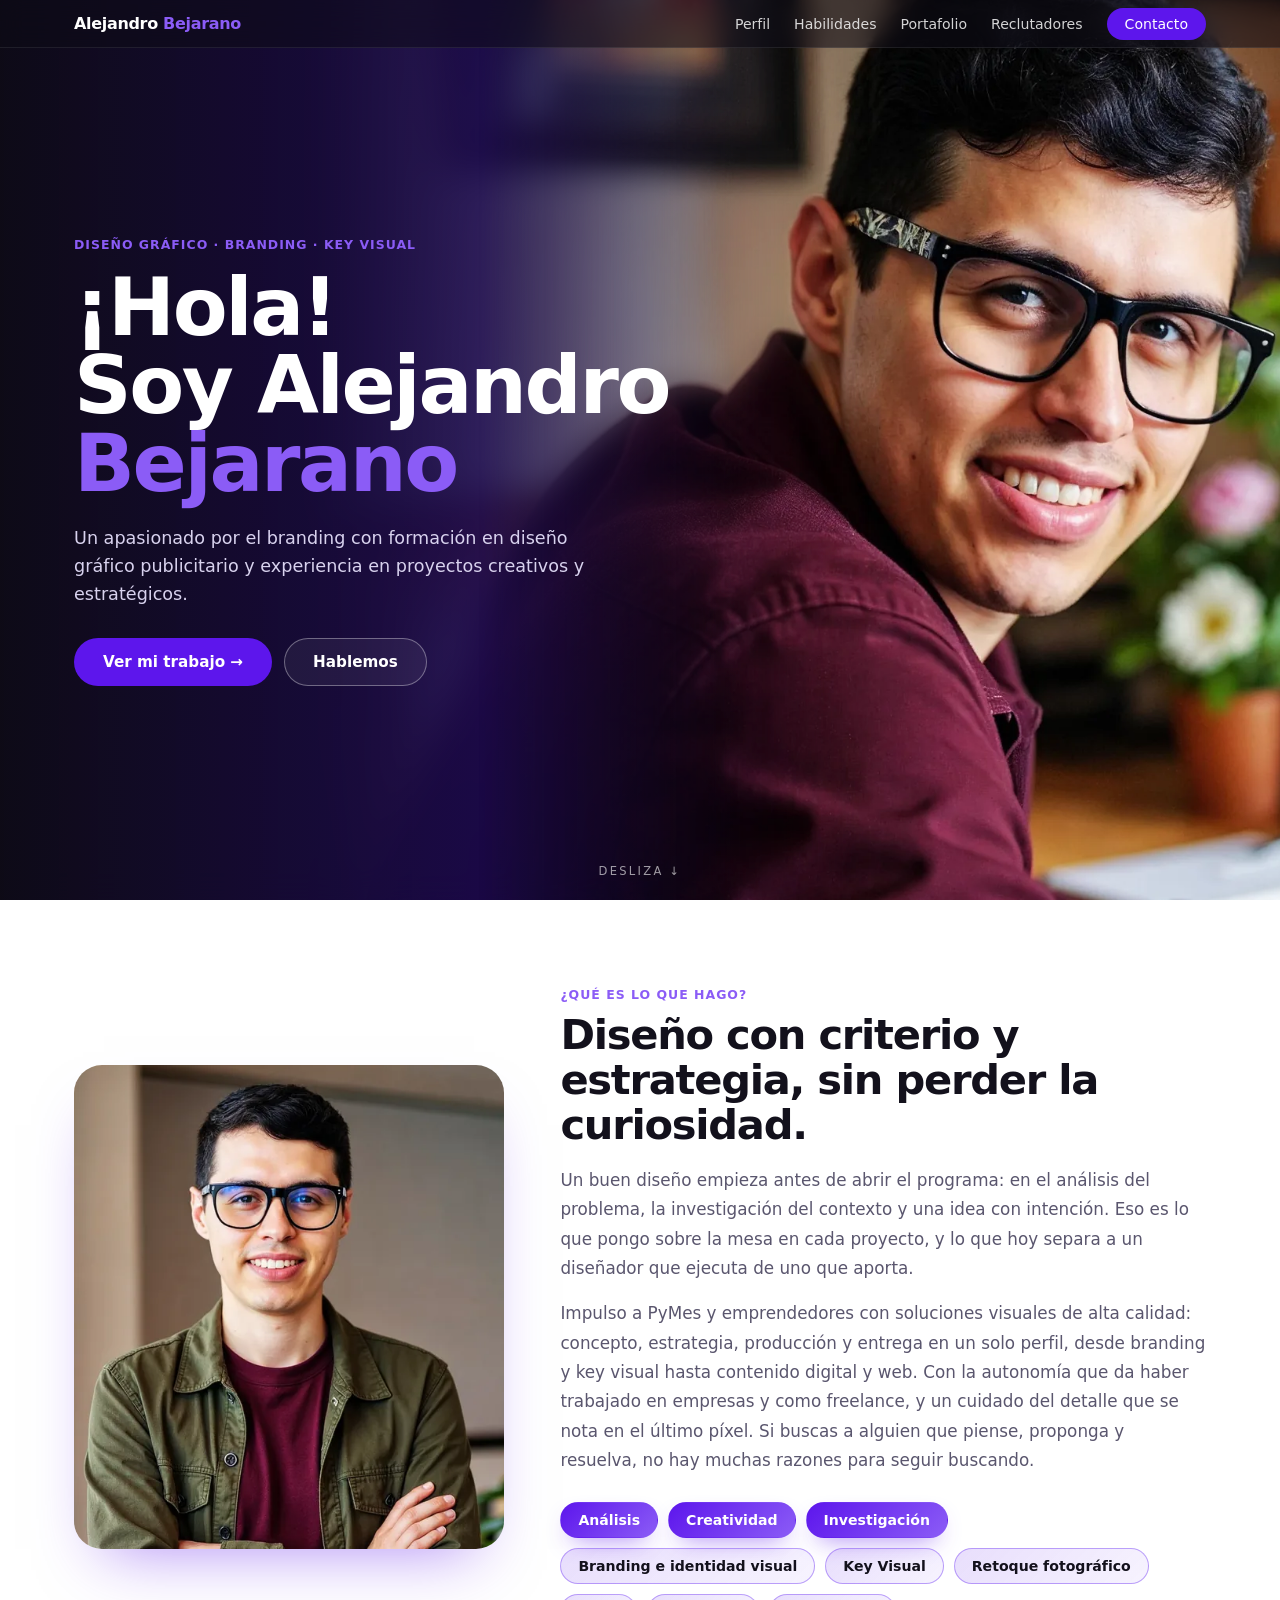
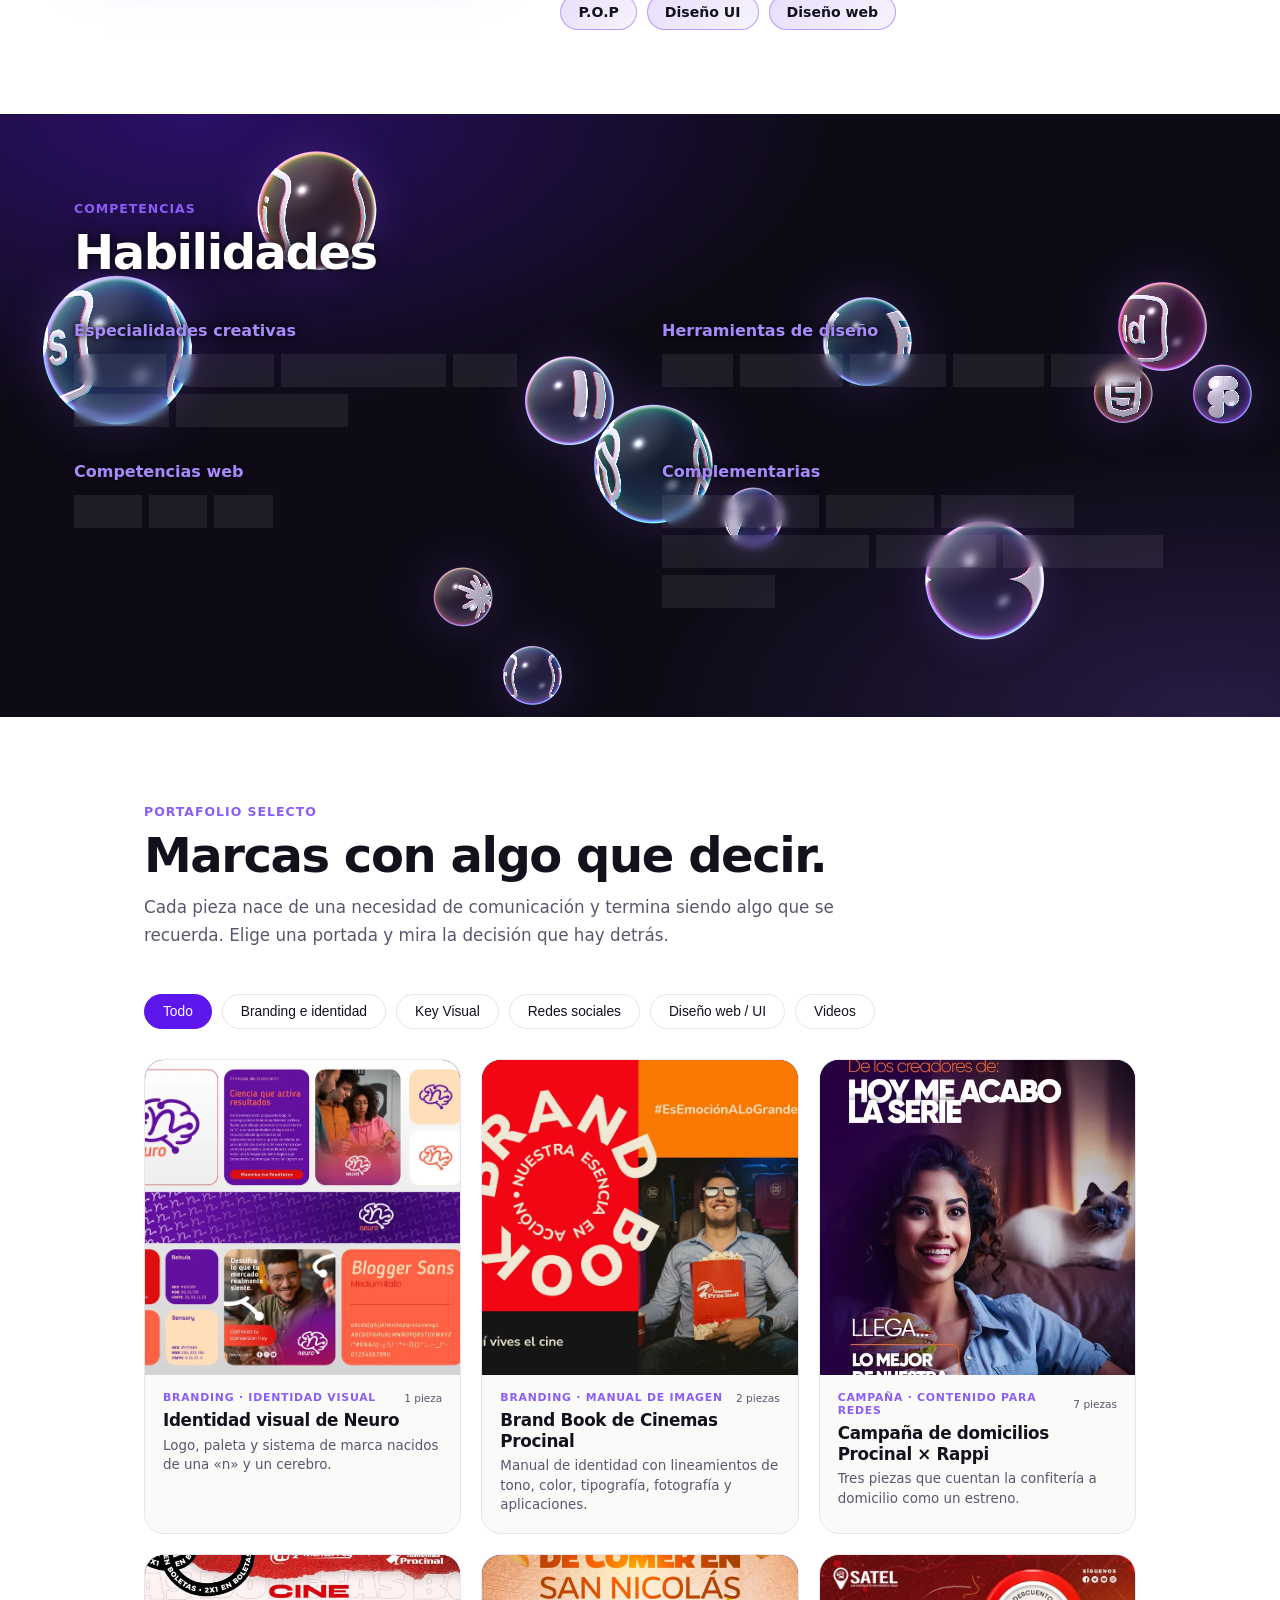
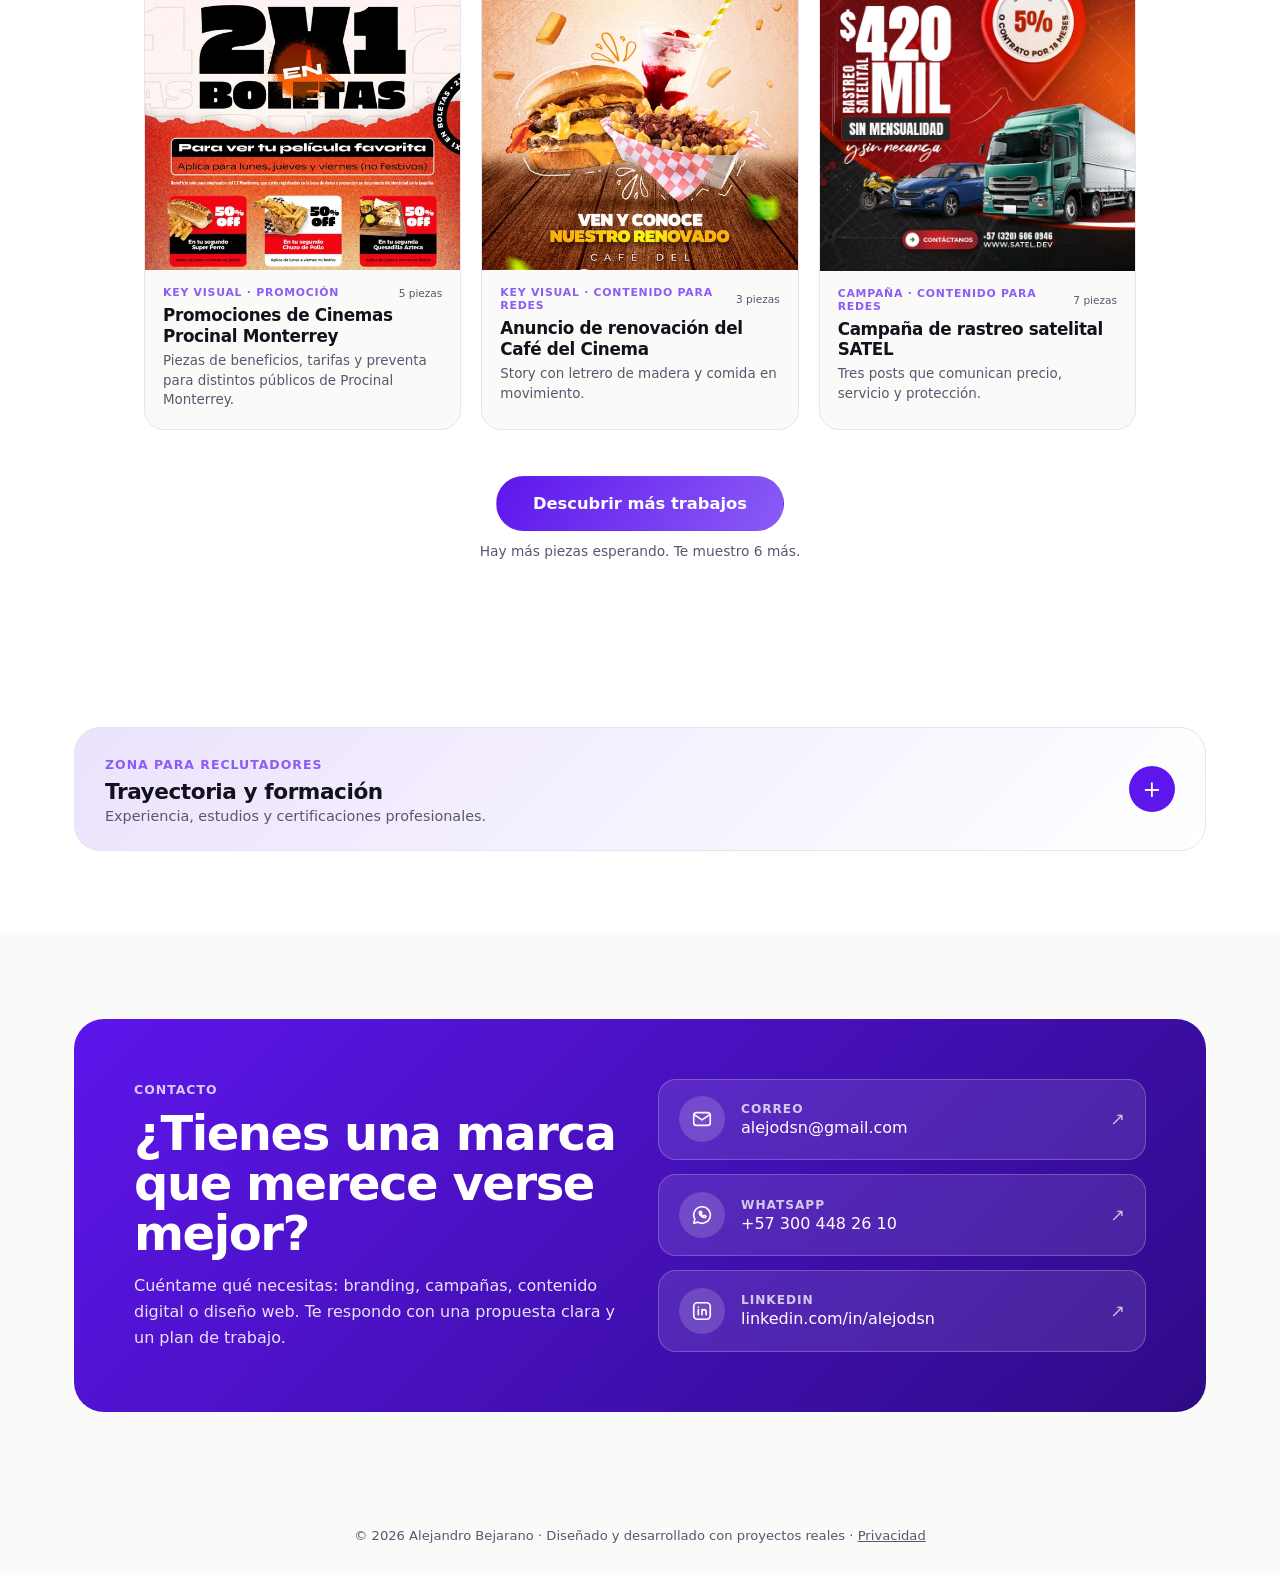
<file: index.html>
<!doctype html>
<html lang="es" class="no-js">
<head>
<meta charset="utf-8">
<meta name="viewport" content="width=device-width, initial-scale=1, viewport-fit=cover">
<title>Alejandro Bejarano — Diseñador Gráfico, Branding y Key Visual</title>
<meta name="description" content="Portafolio de Alejandro Bejarano, diseñador gráfico en Medellín: branding, key visual, campañas y contenido digital para Cinemas Procinal, SATEL, Milenio, Del Bosque, Fenix y Neuro.">
<link rel="icon" href="assets/favicon.svg" type="image/svg+xml">
<meta name="theme-color" content="#0E0B17">
<meta property="og:type" content="website"><meta property="og:locale" content="es_CO">
<meta property="og:title" content="Alejandro Bejarano — Diseñador Gráfico, Branding y Key Visual">
<meta property="og:description" content="Portafolio de Alejandro Bejarano, diseñador gráfico en Medellín: branding, key visual, campañas y contenido digital para Cinemas Procinal, SATEL, Milenio, Del Bosque, Fenix y Neuro.">
<script type="application/ld+json">{"@context":"https://schema.org","@type":"Person","name":"Alejandro Bejarano","jobTitle":"Diseñador gráfico","description":"Portafolio de Alejandro Bejarano, diseñador gráfico en Medellín: branding, key visual, campañas y contenido digital.","email":"alejodsn@gmail.com","sameAs":["https://linkedin.com/in/alejodsn"],"address":{"@type":"PostalAddress","addressLocality":"Medellín","addressCountry":"CO"}}</script>
<link rel="preload" as="image" href="assets/img/full/hero.webp">
<link rel="stylesheet" href="assets/css/styles.css">
</head>
<body>
<a class="skip-link" href="#main">Saltar al contenido</a>
<header><nav>
<a href="#inicio" class="logo">Alejandro <span>Bejarano</span></a>
<ul class="links" id="links">
<li><a class="nl" href="#perfil">Perfil</a></li><li><a class="nl" href="#habilidades">Habilidades</a></li><li><a class="nl" href="#portafolio">Portafolio</a></li><li><a class="nl" href="#reclutadores">Reclutadores</a></li><li><a class="nl cta" href="#contacto">Contacto</a></li>
</ul>
<button class="burger" id="burger" aria-label="Abrir menú" aria-controls="links" aria-expanded="false">☰</button>
</nav></header>

<main id="main">
<section class="hero" id="inicio">
<div class="hero-bg" id="heroBg"><img src="assets/img/full/hero.webp" alt="Alejandro Bejarano frente a su computador" width="1946" height="1332" fetchpriority="high" decoding="async"></div>
<div class="hero-blur"></div>
<div class="wrap"><div class="hero-in">
<span class="eyebrow">Diseño gráfico · Branding · Key Visual</span>
<h1>¡Hola!<br>Soy Alejandro <em>Bejarano</em></h1>
<p>Un apasionado por el branding con formación en diseño gráfico publicitario y experiencia en proyectos creativos y estratégicos.</p>
<div class="btns"><a class="btn b1" href="#portafolio">Ver mi trabajo →</a><a class="btn b2" href="#contacto">Hablemos</a></div>
</div></div>
<span class="scroll">Desliza ↓</span>
</section>

<section class="sec alt" id="perfil"><div class="wrap about">
<div class="ph rv"><img src="assets/img/thumb/about.webp" alt="Retrato de Alejandro Bejarano" loading="lazy"></div>
<div class="rv"><span class="eyebrow">¿Qué es lo que hago?</span>
<h2 style="font-size:clamp(1.8rem,3.6vw,2.6rem);letter-spacing:-.03em;line-height:1.08;margin:10px 0 18px">Diseño con criterio y estrategia, sin perder la curiosidad.</h2>
<p>Un buen diseño empieza antes de abrir el programa: en el análisis del problema, la investigación del contexto y una idea con intención. Eso es lo que pongo sobre la mesa en cada proyecto, y lo que hoy separa a un diseñador que ejecuta de uno que aporta.</p>
<p>Impulso a PyMes y emprendedores con soluciones visuales de alta calidad: concepto, estrategia, producción y entrega en un solo perfil, desde branding y key visual hasta contenido digital y web. Con la autonomía que da haber trabajado en empresas y como freelance, y un cuidado del detalle que se nota en el último píxel. Si buscas a alguien que piense, proponga y resuelva, no hay muchas razones para seguir buscando.</p>
<div class="tags"><span class="tag k">Análisis</span><span class="tag k">Creatividad</span><span class="tag k">Investigación</span><span class="tag">Branding e identidad visual</span><span class="tag">Key Visual</span><span class="tag">Retoque fotográfico</span><span class="tag">P.O.P</span><span class="tag">Diseño UI</span><span class="tag">Diseño web</span></div>
</div></div></section>

<section class="sec" id="habilidades">
<div class="bubbles" aria-hidden="true">
<span class="bb" style="--s:150px" data-bg="#001E36" data-tn="#31A8FF"><svg viewBox="0 0 48 48"><circle cx="24" cy="24" r="24" fill="#001E36"/><circle cx="24" cy="24" r="22.2" fill="none" stroke="#31A8FF" stroke-width="1.6"/><text x="24" y="31.5" text-anchor="middle" font-family="Arial,Helvetica,sans-serif" font-weight="700" font-size="21" fill="#31A8FF">Ps</text></svg></span>
<span class="bb" style="--s:120px" data-bg="#330000" data-tn="#FF9A00"><svg viewBox="0 0 48 48"><circle cx="24" cy="24" r="24" fill="#330000"/><circle cx="24" cy="24" r="22.2" fill="none" stroke="#FF9A00" stroke-width="1.6"/><text x="24" y="31.5" text-anchor="middle" font-family="Arial,Helvetica,sans-serif" font-weight="700" font-size="21" fill="#FF9A00">Ai</text></svg></span>
<span class="bb" style="--s:120px" data-bg="#14B38B" data-tn="#10A37F"><svg viewBox="0 0 48 48"><image href="[data-uri]" width="48" height="48"/></svg></span>
<span class="bb" style="--s:120px" data-bg="#FFFFFF" data-tn="#9B72CB"><svg viewBox="0 0 48 48"><defs><linearGradient id="gmg" x1="6" y1="42" x2="42" y2="6" gradientUnits="userSpaceOnUse"><stop offset="0" stop-color="#4285F4"/><stop offset=".5" stop-color="#9B72CB"/><stop offset="1" stop-color="#D96570"/></linearGradient></defs><circle cx="24" cy="24" r="24" fill="#fff"/><path transform="translate(8.5 8.5) scale(1.29)" fill="url(#gmg)" d="M12 0C12.6 6.6 17.4 11.4 24 12 17.4 12.6 12.6 17.4 12 24 11.4 17.4 6.6 12.6 0 12 6.6 11.4 11.4 6.6 12 0Z"/></svg></span>
<span class="bb" style="--s:90px" data-bg="#49021F" data-tn="#FF3366"><svg viewBox="0 0 48 48"><circle cx="24" cy="24" r="24" fill="#49021F"/><circle cx="24" cy="24" r="22.2" fill="none" stroke="#FF3366" stroke-width="1.6"/><text x="24" y="31.5" text-anchor="middle" font-family="Arial,Helvetica,sans-serif" font-weight="700" font-size="21" fill="#FF3366">Id</text></svg></span>
<span class="bb" style="--s:90px" data-bg="#0B0B0B" data-tn="#C9C4FF"><svg viewBox="0 0 48 48"><circle cx="24" cy="24" r="24" fill="#0B0B0B"/><rect x="16.2" y="13" width="5.4" height="22" rx="1.7" fill="#fff"/><rect x="26.4" y="13" width="5.4" height="22" rx="1.7" fill="#fff"/></svg></span>
<span class="bb" style="--s:90px" data-bg="#1572B6" data-tn="#33A9DC"><svg viewBox="0 0 48 48"><circle cx="24" cy="24" r="24" fill="#1572B6"/><g transform="translate(7.4 7.4) scale(.26)"><path fill="#FFFFFF" d="M18.814 114.123L8.76 1.352h110.48l-10.064 112.754-45.243 12.543-45.119-12.526z"/><path fill="#EDEDED" d="M64.001 117.062l36.559-10.136 8.601-96.354h-45.16v106.49z"/><path fill="#1572B6" d="M64.001 51.429h18.302l1.264-14.163H64.001V23.435h34.682l-.332 3.711-3.4 38.114h-30.95V51.429z"/><path fill="#1572B6" d="M64.083 87.349l-.061.018-15.403-4.159-.985-11.031H33.752l1.937 21.717 28.331 7.863.063-.018V87.349z"/><path fill="#1572B6" d="M81.127 64.675l-1.666 18.522-15.426 4.164v14.39l28.354-7.858.208-2.337 2.406-26.881H81.127z"/><path fill="#1572B6" d="M64.048 23.435v13.831H30.64l-.277-3.108-.63-7.012-.331-3.711h34.646zm-.047 27.996v13.831H48.792l-.277-3.108-.631-7.012-.33-3.711h16.447z"/></g></svg></span>
<span class="bb" style="--s:60px" data-bg="#00005B" data-tn="#9999FF"><svg viewBox="0 0 48 48"><circle cx="24" cy="24" r="24" fill="#00005B"/><circle cx="24" cy="24" r="22.2" fill="none" stroke="#9999FF" stroke-width="1.6"/><text x="24" y="31.5" text-anchor="middle" font-family="Arial,Helvetica,sans-serif" font-weight="700" font-size="21" fill="#9999FF">Pr</text></svg></span>
<span class="bb" style="--s:60px" data-bg="#D97757" data-tn="#D97757"><svg viewBox="0 0 48 48"><circle cx="24" cy="24" r="24" fill="#D97757"/><g stroke="#FAF9F5" stroke-width="3.3" stroke-linecap="round"><line x1="23.91" y1="22.20" x2="23.21" y2="9.02"/><line x1="25.01" y1="22.51" x2="29.31" y2="16.12"/><line x1="25.51" y1="23.02" x2="35.32" y2="16.65"/><line x1="25.80" y1="24.13" x2="32.98" y2="24.63"/><line x1="25.60" y1="24.82" x2="37.81" y2="31.04"/><line x1="24.79" y1="25.62" x2="28.60" y2="33.44"/><line x1="24.09" y1="25.80" x2="24.79" y2="38.98"/><line x1="22.99" y1="25.49" x2="18.69" y2="31.88"/><line x1="22.49" y1="24.98" x2="13.10" y2="31.08"/><line x1="22.20" y1="23.87" x2="15.02" y2="23.37"/><line x1="22.40" y1="23.18" x2="10.19" y2="16.96"/><line x1="23.21" y1="22.38" x2="19.18" y2="14.11"/></g></svg></span>
<span class="bb" style="--s:60px" data-bg="#FFFFFF" data-tn="#7B61FF"><svg viewBox="0 0 48 48"><circle cx="24" cy="24" r="24" fill="#fff"/><image href="[data-uri]" x="4" y="4" width="40" height="40"/></svg></span>
<span class="bb" style="--s:60px" data-bg="#1E1E1E" data-tn="#A259FF"><svg viewBox="0 0 48 48"><circle cx="24" cy="24" r="24" fill="#1E1E1E"/><g transform="translate(13.4 8) scale(.56)"><path d="M19 28.5a9.5 9.5 0 1 1 19 0 9.5 9.5 0 0 1-19 0z" fill="#1ABCFE"/><path d="M0 47.5A9.5 9.5 0 0 1 9.5 38H19v9.5a9.5 9.5 0 1 1-19 0z" fill="#0ACF83"/><path d="M19 0v19h9.5a9.5 9.5 0 1 0 0-19H19z" fill="#FF7262"/><path d="M0 9.5A9.5 9.5 0 0 0 9.5 19H19V0H9.5A9.5 9.5 0 0 0 0 9.5z" fill="#F24E1E"/><path d="M0 28.5A9.5 9.5 0 0 0 9.5 38H19V19H9.5A9.5 9.5 0 0 0 0 28.5z" fill="#A259FF"/></g></svg></span>
<span class="bb" style="--s:60px" data-bg="#E44D26" data-tn="#F16529"><svg viewBox="0 0 48 48"><circle cx="24" cy="24" r="24" fill="#E44D26"/><g transform="translate(7.4 7.4) scale(.26)"><path fill="#FFFFFF" d="M19.037 113.876L9.032 1.661h109.936l-10.016 112.198-45.019 12.48z"/><path fill="#EDEDED" d="M64 116.8l36.378-10.086 8.559-95.878H64z"/><path fill="#E44D26" d="M64 52.455H45.788L44.53 38.361H64V24.599H29.489l.33 3.692 3.382 37.927H64zm0 35.743l-.061.017-15.327-4.14-.979-10.975H33.816l1.928 21.609 28.193 7.826.063-.017z"/><path fill="#E44D26" d="M63.952 52.455v13.763h16.947l-1.597 17.849-15.35 4.143v14.319l28.215-7.82.207-2.325 3.234-36.233.335-3.696h-3.708zm0-27.856v13.762h33.244l.276-3.092.628-7.012.33-3.658z"/></g></svg></span>
</div>
<div class="wrap">
<div class="head rv"><span class="eyebrow">Competencias</span><h2>Habilidades</h2></div>
<div class="sk rv">
<div class="sg"><h3>Especialidades creativas</h3><div class="pills"><span class="pill">Branding</span><span class="pill">Key Visual</span><span class="pill">Retoque fotográfico</span><span class="pill">P.O.P</span><span class="pill">Diseño UI</span><span class="pill">IA aplicada al diseño</span></div></div>
<div class="sg"><h3>Herramientas de diseño</h3><div class="pills"><span class="pill">Figma</span><span class="pill">Photoshop</span><span class="pill">Illustrator</span><span class="pill">InDesign</span><span class="pill">Premiere</span></div></div>
<div class="sg"><h3>Competencias web</h3><div class="pills"><span class="pill">HTML</span><span class="pill">CSS</span><span class="pill">SEO</span></div></div>
<div class="sg"><h3>Complementarias</h3><div class="pills"><span class="pill">Atención al detalle</span><span class="pill">Flexibilidad</span><span class="pill">Escucha activa</span><span class="pill">Capacidad de aprendizaje</span><span class="pill">Colaboración</span><span class="pill">Gestión del tiempo</span><span class="pill">Autodidacta</span></div></div>
</div></div></section>

<section class="sec alt" id="portafolio"><div class="wrap">
<div class="head rv"><span class="eyebrow">Portafolio selecto</span>
<h2>Marcas con algo que decir.</h2>
<p>Cada pieza nace de una necesidad de comunicación y termina siendo algo que se recuerda. Elige una portada y mira la decisión que hay detrás.</p></div>
<div class="filters rv" id="filters" role="group" aria-label="Filtrar proyectos">
<button class="fb on" data-f="all" aria-pressed="true">Todo</button><button class="fb" data-f="branding" aria-pressed="false">Branding e identidad</button><button class="fb" data-f="key-visual" aria-pressed="false">Key Visual</button><button class="fb" data-f="social" aria-pressed="false">Redes sociales</button><button class="fb" data-f="web" aria-pressed="false">Diseño web / UI</button><button class="fb" data-f="videos" aria-pressed="false">Videos</button></div>
<div class="grid" id="grid" aria-live="polite" aria-busy="false"></div>
<div class="more" id="more"></div>
</div></section>


<section class="sec alt" id="reclutadores"><div class="wrap"><div class="rec rv">
<button class="rect" id="recBtn" aria-expanded="false" aria-controls="recBody"><div><span class="eyebrow">Zona para reclutadores</span><h3 style="margin-top:6px">Trayectoria y formación</h3><small>Experiencia, estudios y certificaciones profesionales.</small></div><span class="pl" aria-hidden="true">+</span></button>
<div class="rb" id="recBody"><div><div class="rbi">
<h4 class="rh">Experiencia laboral</h4><div class="tl" id="tl"></div>
<div class="edu"><div class="box"><h3>Formación académica</h3><p><strong>Técnico en diseño gráfico</strong><br>Cesde · Feb 2010 – Ago 2012</p></div><div class="box"><h3>Certificaciones</h3><div id="certs"></div></div></div>
</div></div></div></div></div></section>

<section class="sec" id="contacto"><div class="wrap"><div class="cbx rv">
<div><span class="eyebrow" style="color:#d8c9ff">Contacto</span><h2 style="margin-top:10px">¿Tienes una marca que merece verse mejor?</h2><p>Cuéntame qué necesitas: branding, campañas, contenido digital o diseño web. Te respondo con una propuesta clara y un plan de trabajo.</p></div>
<div class="cl">
<a href="mailto:alejodsn@gmail.com"><span class="ic"><svg viewBox="0 0 24 24" fill="none" stroke="currentColor" stroke-width="1.8" stroke-linecap="round" stroke-linejoin="round"><rect x="3" y="5" width="18" height="14" rx="3"/><path d="m4 7.5 8 5.5 8-5.5"/></svg></span><span class="tx"><b>Correo</b><span>alejodsn@gmail.com</span></span><span class="ar">↗</span></a>
<a href="https://wa.me/573004482610?text=Hola%20Alejandro%2C%20vi%20tu%20portafolio%20y%20me%20gustar%C3%ADa%20conversar%20sobre%20un%20proyecto.%20%C2%BFTienes%20disponibilidad%20esta%20semana%3F" target="_blank" rel="noopener"><span class="ic"><svg viewBox="0 0 24 24" fill="none" stroke="currentColor" stroke-width="1.8" stroke-linecap="round" stroke-linejoin="round"><path d="M12 3a9 9 0 0 0-7.8 13.5L3 21l4.6-1.2A9 9 0 1 0 12 3z"/><path d="M9 8.6c0 3.4 3 6.4 6.4 6.4l1-1.6-2.2-1-.9.9c-1-.4-2-1.4-2.4-2.4l.9-.9-1-2.2z"/></svg></span><span class="tx"><b>WhatsApp</b><span>+57 300 448 26 10</span></span><span class="ar">↗</span></a>
<a href="https://linkedin.com/in/alejodsn" target="_blank" rel="noopener"><span class="ic"><svg viewBox="0 0 24 24" fill="none" stroke="currentColor" stroke-width="1.8" stroke-linecap="round" stroke-linejoin="round"><rect x="3" y="3" width="18" height="18" rx="4"/><path d="M8 10.5V16M8 7.8v.1M12 16v-5.5M12 13c0-1.5 1-2.5 2.3-2.5S16.5 11.2 16.5 13v3"/></svg></span><span class="tx"><b>LinkedIn</b><span>linkedin.com/in/alejodsn</span></span><span class="ar">↗</span></a>
</div></div></div></section>
<footer>© 2026 Alejandro Bejarano · Diseñado y desarrollado con proyectos reales · <a href="privacy.html">Privacidad</a></footer>
</main>

<div class="vw" id="vw" role="dialog" aria-modal="true" aria-labelledby="dialogTitle" aria-hidden="true" tabindex="-1">
<button class="vwx" id="vwx" aria-label="Cerrar ventana">Cerrar ✕</button>
<div class="vwg"><div class="stage" id="stage"></div><div class="panel" id="panel"></div></div></div>

<div class="lb" id="lb" role="dialog" aria-modal="true" aria-label="Imagen ampliada" aria-hidden="true" tabindex="-1"><button class="vwx" id="lbx" aria-label="Cerrar imagen ampliada">Cerrar ✕</button><div class="lbs"><img id="lbi" class="fit" alt=""></div><div class="lbh" id="lbh">Clic en la imagen para ver el tamaño real</div></div>
<script src="assets/js/portfolio-additions.js" defer></script>
<script src="assets/js/media-hashes.js" defer></script>
<script src="assets/js/app.js" defer></script>
</body>
</html>
</file>
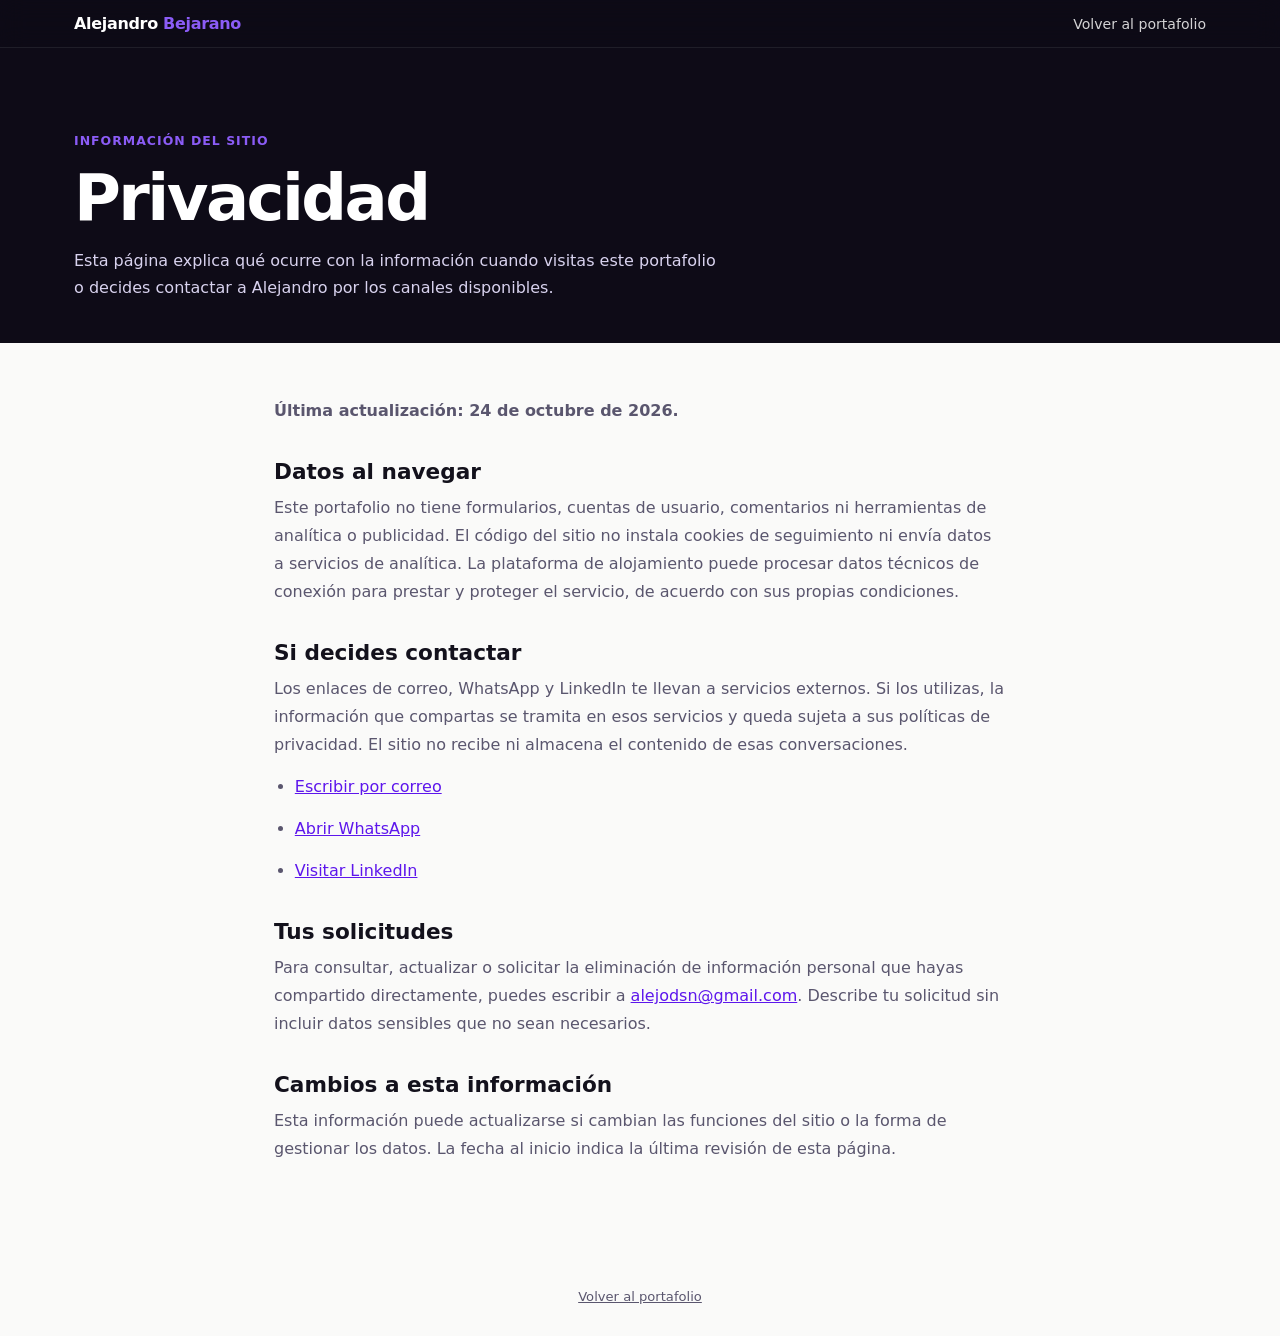
<file: privacy.html>
<!doctype html>
<html lang="es">
<head>
  <meta charset="utf-8">
  <meta name="viewport" content="width=device-width, initial-scale=1">
  <meta name="theme-color" content="#0E0B17">
  <meta name="description" content="Información de privacidad del portafolio de Alejandro Bejarano.">
  <title>Privacidad — Alejandro Bejarano</title>
  <link rel="icon" href="assets/favicon.svg" type="image/svg+xml">
  <link rel="stylesheet" href="assets/css/styles.css">
  <style>
    .legal-head{padding:130px 0 42px;background:var(--dark);color:#fff}
    .legal-head h1{font-size:clamp(2.5rem,7vw,4rem);letter-spacing:-.04em;margin:12px 0}
    .legal-head p{color:#d8d2ee;max-width:64ch;line-height:1.7}
    .legal-copy{max-width:780px;padding-top:54px;padding-bottom:80px}
    .legal-copy h2{font-size:1.35rem;margin:34px 0 10px}
    .legal-copy p,.legal-copy li{color:var(--soft);line-height:1.75;margin:0 0 14px}
    .legal-copy ul{padding-left:1.3rem}
    .legal-copy a{color:var(--purple)}
    @media(prefers-color-scheme:dark){.legal-copy a{color:#C4B5FD}}
  </style>
</head>
<body>
  <a class="skip-link" href="#main">Saltar al contenido</a>
  <header><nav><a href="index.html#inicio" class="logo">Alejandro <span>Bejarano</span></a><a class="nl" href="index.html">Volver al portafolio</a></nav></header>
  <main id="main">
    <section class="legal-head"><div class="wrap"><span class="eyebrow">Información del sitio</span><h1>Privacidad</h1><p>Esta página explica qué ocurre con la información cuando visitas este portafolio o decides contactar a Alejandro por los canales disponibles.</p></div></section>
    <article class="wrap legal-copy">
      <p><strong>Última actualización: 24 de octubre de 2026.</strong></p>
      <h2>Datos al navegar</h2>
      <p>Este portafolio no tiene formularios, cuentas de usuario, comentarios ni herramientas de analítica o publicidad. El código del sitio no instala cookies de seguimiento ni envía datos a servicios de analítica. La plataforma de alojamiento puede procesar datos técnicos de conexión para prestar y proteger el servicio, de acuerdo con sus propias condiciones.</p>
      <h2>Si decides contactar</h2>
      <p>Los enlaces de correo, WhatsApp y LinkedIn te llevan a servicios externos. Si los utilizas, la información que compartas se tramita en esos servicios y queda sujeta a sus políticas de privacidad. El sitio no recibe ni almacena el contenido de esas conversaciones.</p>
      <ul>
        <li><a href="mailto:alejodsn@gmail.com">Escribir por correo</a></li>
        <li><a href="https://wa.me/573004482610" target="_blank" rel="noopener noreferrer">Abrir WhatsApp</a></li>
        <li><a href="https://linkedin.com/in/alejodsn" target="_blank" rel="noopener noreferrer">Visitar LinkedIn</a></li>
      </ul>
      <h2>Tus solicitudes</h2>
      <p>Para consultar, actualizar o solicitar la eliminación de información personal que hayas compartido directamente, puedes escribir a <a href="mailto:alejodsn@gmail.com">alejodsn@gmail.com</a>. Describe tu solicitud sin incluir datos sensibles que no sean necesarios.</p>
      <h2>Cambios a esta información</h2>
      <p>Esta información puede actualizarse si cambian las funciones del sitio o la forma de gestionar los datos. La fecha al inicio indica la última revisión de esta página.</p>
    </article>
  </main>
  <footer><a href="index.html">Volver al portafolio</a></footer>
</body>
</html>
</file>
<file: assets/css/styles.css>
:root{--purple:#5D16EC;--violet:#8B5CF6;--orange:#FF6A3D;--bg:#FAFAF9;--surface:#fff;--ink:#13111C;--soft:#5a566e;--line:#E7E3F0;--dark:#0E0B17;--dark2:#1A1626;color-scheme:light}
@media(prefers-color-scheme:dark){:root:not([data-theme="light"]){--bg:#0E0B17;--surface:#17131F;--ink:#F3F1F8;--soft:#A79FC4;--line:#2A2438}}
*{box-sizing:border-box;margin:0;padding:0}
html{scroll-behavior:smooth;scroll-padding-top:80px}
body{background:var(--bg);color:var(--ink);font-family:Inter,system-ui,sans-serif;-webkit-font-smoothing:antialiased;padding-bottom:env(safe-area-inset-bottom,0)}
h1,h2,h3,.logo,.btn,.nl{font-family:'Space Grotesk',system-ui,sans-serif}
a{color:inherit}img{max-width:100%;display:block}
.wrap{max-width:1180px;margin:0 auto;padding:0 24px}
.eyebrow{color:var(--violet);font-weight:600;letter-spacing:.08em;text-transform:uppercase;font-size:.78rem}
:focus-visible{outline:2px solid var(--violet);outline-offset:3px}
.no-js .rv{opacity:1;transform:none}
header :focus-visible,#habilidades :focus-visible,.vw :focus-visible,.lb :focus-visible,.legal-head :focus-visible{outline-color:#fff}
.skip-link{position:fixed;z-index:200;top:12px;left:12px;transform:translateY(-160%);padding:12px 16px;background:#fff;color:#13111C;border-radius:8px;font-weight:700}
.skip-link:focus{transform:none;outline:3px solid #8B5CF6;outline-offset:3px}
/* header */
header{position:fixed;top:0;left:0;right:0;z-index:40;padding-top:env(safe-area-inset-top,0);background:rgba(14,11,23,.55);backdrop-filter:blur(12px);border-bottom:1px solid rgba(255,255,255,.08);color:#fff}
nav{display:flex;align-items:center;justify-content:space-between;padding:14px 24px;max-width:1180px;margin:0 auto}
.logo{font-weight:700;text-decoration:none;letter-spacing:-.02em}.logo span{color:var(--violet)}
.links{display:flex;gap:24px;list-style:none;align-items:center}
.nl{font-size:.88rem;font-weight:500;opacity:.82;text-decoration:none}.nl:hover{opacity:1}
.cta{background:var(--purple);padding:8px 18px;border-radius:30px;opacity:1}
.burger{display:none;background:none;border:0;color:#fff;font-size:1.5rem;cursor:pointer}
@media(max-width:900px){.links{position:fixed;inset:60px 0 0 0;background:var(--dark);flex-direction:column;align-items:flex-start;padding:34px 24px;gap:22px;transform:translateX(100%);visibility:hidden;transition:transform .25s,visibility .25s}.links.open{transform:none;visibility:visible}.burger{display:block}}
/* hero */
.hero{position:relative;min-height:100svh;min-height:100vh;background:var(--dark);color:#fff;overflow:hidden;display:flex;align-items:center}
.hero-bg{position:absolute;inset:-8% 0;will-change:transform}
.hero-bg img{position:absolute;top:0;left:24%;height:100%;width:auto;max-width:none;-webkit-mask-image:linear-gradient(90deg,transparent,#000 28%);mask-image:linear-gradient(90deg,transparent,#000 28%)}
.hero-blur{position:absolute;inset:0 auto 0 0;width:68%;backdrop-filter:blur(16px);-webkit-backdrop-filter:blur(16px);background:linear-gradient(90deg,rgba(14,11,23,.96),rgba(32,10,90,.72) 55%,transparent);-webkit-mask-image:linear-gradient(90deg,#000 55%,transparent);mask-image:linear-gradient(90deg,#000 55%,transparent)}
.hero .wrap{width:100%}.hero-in{position:relative;z-index:2;padding-top:90px;padding-bottom:70px;max-width:620px}
.hero h1{font-size:clamp(2.6rem,7vw,5rem);line-height:.98;letter-spacing:-.03em;margin:16px 0 20px}
.hero h1 em{font-style:normal;color:var(--violet)}
.hero p{font-size:1.1rem;line-height:1.6;color:#d8d2ee;max-width:46ch}
.btns{display:flex;gap:12px;flex-wrap:wrap;margin-top:30px}
.btn{display:inline-flex;align-items:center;gap:8px;padding:14px 28px;border-radius:40px;font-weight:600;font-size:.95rem;text-decoration:none;border:1px solid transparent;cursor:pointer;transition:transform .2s,background .2s}
.btn:hover{transform:translateY(-2px)}
.b1{background:var(--purple);color:#fff}.b2{border-color:rgba(255,255,255,.35);color:#fff;background:rgba(255,255,255,.06)}
.scroll{position:absolute;bottom:22px;left:50%;transform:translateX(-50%);z-index:2;font-size:.72rem;letter-spacing:.2em;text-transform:uppercase;opacity:.6}
@media(max-width:760px){.hero{align-items:flex-end}.hero-bg{inset:-4% 0 30% 0}.hero-bg img{left:50%;transform:translateX(-50%);height:100%;-webkit-mask-image:none;mask-image:none}.hero-blur{inset:36% 0 0 0;width:100%;background:linear-gradient(0deg,rgba(14,11,23,.98) 55%,rgba(32,10,90,.55));-webkit-mask-image:linear-gradient(0deg,#000 70%,transparent);mask-image:linear-gradient(0deg,#000 70%,transparent)}.hero-in{padding-bottom:64px}}
/* sections */
.sec{padding:84px 0}.alt{background:var(--surface)}
.head{max-width:700px;margin-bottom:44px}.head h2{font-size:clamp(1.9rem,4vw,3rem);letter-spacing:-.03em;line-height:1.05;margin:10px 0 14px}.head p{color:var(--soft);line-height:1.65;font-size:1.05rem}
.rv{opacity:0;transform:translateY(26px);transition:opacity .8s ease,transform .8s ease}.rv.in{opacity:1;transform:none}
/* about */
.about{display:grid;grid-template-columns:.8fr 1.2fr;gap:56px;align-items:center}
.ph{border-radius:28px;overflow:hidden;aspect-ratio:4/4.5;box-shadow:0 30px 60px -30px rgba(93,22,236,.5)}.ph img{width:100%;height:100%;object-fit:cover}
.about p{color:var(--soft);line-height:1.75;margin-bottom:16px;font-size:1.05rem}
.tags{display:flex;flex-wrap:wrap;gap:10px;margin-top:26px}
.tag{background:linear-gradient(135deg,rgba(93,22,236,.14),rgba(139,92,246,.07));border:1px solid rgba(139,92,246,.55);color:var(--ink);font-weight:600;padding:9px 17px;border-radius:26px;font-size:.88rem;transition:all .6s cubic-bezier(.16,1,.3,1)}
.tag.k{background:linear-gradient(135deg,var(--purple),var(--violet));border-color:transparent;color:#fff;box-shadow:0 10px 24px -12px rgba(93,22,236,.8)}
.tag:hover{transform:translateY(-3px);border-color:var(--violet)}
@media(max-width:820px){.about{grid-template-columns:1fr;gap:30px}}
/* skills */
#habilidades{position:relative;overflow:hidden;padding-bottom:110px;color:#EDE9FE;background:radial-gradient(900px 420px at 15% 0%,rgba(93,22,236,.38),transparent 70%),radial-gradient(800px 380px at 95% 100%,rgba(139,92,246,.20),transparent 70%),#0E0B17}#habilidades .wrap{position:relative;z-index:1}
.sk{display:grid;grid-template-columns:repeat(2,1fr);gap:36px 44px}
@media(max-width:700px){.sk{grid-template-columns:1fr}}
.sg h3{font-size:1rem;margin-bottom:14px;color:#A78BFA}
#habilidades .head h2{color:#fff}#habilidades .head h2,.sg h3{text-shadow:0 0 14px #0E0B17,0 0 5px #0E0B17}
.pills{display:flex;flex-wrap:wrap;gap:8px}.pill{background:rgba(255,255,255,.07);border:1px solid rgba(255,255,255,.16);color:#EDE9FE;padding:7px 14px;border-radius:18px;font-size:.85rem;backdrop-filter:blur(4px)}
.bubbles{position:absolute;inset:0;pointer-events:none;z-index:0}
.bb{position:absolute;left:0;top:0;width:var(--s);height:var(--s);border-radius:50%;overflow:hidden;will-change:transform;box-shadow:0 24px 40px -18px rgba(93,22,236,.55),inset -6px -8px 16px rgba(0,0,0,.18)}
.bb svg{width:100%;height:100%;display:block}
.bb::after{content:"";position:absolute;inset:0;border-radius:50%;pointer-events:none;background:radial-gradient(circle at 30% 24%,rgba(255,255,255,.5),rgba(255,255,255,0) 42%)}
#habilidades.gl-on .bb{visibility:hidden}
.gl{position:absolute;inset:0;width:100%;height:100%;filter:drop-shadow(0 0 22px rgba(139,92,246,.22))}
@keyframes fl{from{transform:translate3d(0,0,0) rotate(0)}to{transform:translate3d(var(--x,16px),-38px,0) rotate(9deg)}}
@media(max-width:700px){.bb{opacity:.75;width:calc(var(--s)*.7);height:calc(var(--s)*.7)}}
/* portfolio */
#portafolio .wrap{max-width:1040px}
.stats{display:flex;gap:40px;flex-wrap:wrap;margin:0 0 34px}.stat b{display:block;font-family:'Space Grotesk',system-ui,sans-serif;font-size:2.6rem;letter-spacing:-.04em;color:var(--violet);line-height:1}.stat span{font-size:.82rem;color:var(--soft)}
.filters{display:flex;gap:10px;flex-wrap:wrap;margin-bottom:30px}
.fb{border:1px solid var(--line);background:transparent;color:var(--ink);padding:9px 18px;border-radius:24px;font-size:.86rem;font-weight:500;cursor:pointer;transition:all .6s cubic-bezier(.16,1,.3,1)}.fb:hover{border-color:var(--violet)}.fb.on{background:var(--purple);border-color:var(--purple);color:#fff}
.grid{display:grid;grid-template-columns:repeat(3,1fr);gap:20px}
@media(max-width:980px){.grid{grid-template-columns:repeat(2,1fr)}}@media(max-width:640px){.grid{grid-template-columns:1fr}}
.card{background:var(--bg);border:1px solid var(--line);border-radius:20px;overflow:hidden;cursor:pointer;display:flex;flex-direction:column;text-align:left;color:inherit;font:inherit;padding:0;transition:transform .9s cubic-bezier(.16,1,.3,1),box-shadow .9s cubic-bezier(.16,1,.3,1),border-color .7s ease}
.card:hover,.card:focus-visible{transform:translateY(-5px);border-color:rgba(139,92,246,.55);box-shadow:0 28px 44px -26px rgba(93,22,236,.5)}
.cov{position:relative;aspect-ratio:1/1;overflow:hidden;background:var(--dark2)}
.cov img{width:100%;height:100%;object-fit:cover;transition:transform 1.4s cubic-bezier(.16,1,.3,1)}.card:hover .cov img,.card:focus-visible .cov img{transform:scale(1.05)}
.cov i{position:absolute;left:12px;bottom:12px;background:rgba(14,11,23,.78);backdrop-filter:blur(6px);color:#fff;font-style:normal;font-size:.74rem;padding:7px 13px;border-radius:20px;opacity:0;transform:translateY(10px);transition:opacity .8s ease,transform .9s cubic-bezier(.16,1,.3,1)}.card:hover .cov i,.card:focus-visible .cov i{opacity:1;transform:none}
.cb{padding:16px 18px 18px;height:158px}
.cc-row{display:flex;align-items:center;justify-content:space-between;gap:8px}.cc{font-size:.68rem;color:var(--violet);font-weight:600;text-transform:uppercase;letter-spacing:.07em}.piece-total{font-size:.66rem;color:var(--soft);white-space:nowrap}
.card h3{font-size:1.05rem;margin:6px 0 5px;letter-spacing:-.02em;line-height:1.22}
.card p{font-size:.84rem;color:var(--soft);line-height:1.45}
.more{text-align:center;margin-top:46px}.more small{display:block;margin-top:12px;color:var(--soft);font-size:.86rem}
.more .btn{background:linear-gradient(120deg,var(--purple),var(--violet));color:#fff;padding:17px 36px;font-size:1.02rem}
/* viewer */
.vw{position:fixed;inset:0;z-index:100;background:rgba(8,6,14,0);backdrop-filter:blur(0);-webkit-backdrop-filter:blur(0);display:none;transition:background .7s ease,backdrop-filter .7s ease,-webkit-backdrop-filter .7s ease;color:#fff}
.vw.open{display:block}.vw.show{background:rgba(8,6,14,.74);backdrop-filter:blur(18px);-webkit-backdrop-filter:blur(18px)}
.vwx{position:absolute;top:calc(14px + env(safe-area-inset-top,0));right:18px;z-index:5;background:#fff;color:#13111C;border:0;border-radius:40px;padding:11px 20px;font:600 .88rem 'Space Grotesk',system-ui,sans-serif;cursor:pointer;box-shadow:0 10px 30px rgba(0,0,0,.4)}
.vwg{display:grid;grid-template-columns:minmax(0,1fr) 420px;height:100%;min-height:0}
.stage{--main-image-max-height:calc(100dvh - 166px);height:100vh;height:100dvh;min-width:0;min-height:0;overflow:hidden;padding:72px 30px 14px;display:grid;grid-template-rows:minmax(0,1fr) 68px;align-items:stretch;gap:12px}
.stage.single{--main-image-max-height:calc(100dvh - 86px);grid-template-rows:minmax(0,1fr)}
.mw{position:relative;display:grid;place-items:center;min-width:0;min-height:0;width:100%;height:100%;overflow:hidden;line-height:0;border-radius:14px}
.stage img.main{display:block;width:auto;height:auto;max-width:100%;max-height:var(--main-image-max-height);object-fit:contain;border-radius:14px;box-shadow:0 40px 80px -20px rgba(0,0,0,.7);cursor:zoom-in}
.stage video.main{display:block;width:auto;height:auto;max-width:100%;max-height:var(--main-image-max-height);object-fit:contain;border-radius:14px;box-shadow:0 40px 80px -20px rgba(0,0,0,.7)}
.stage video.main{background:#08060E}
.pdf-shell{display:flex;flex-direction:column;width:100%;height:100%;min-width:0;min-height:0;background:#15131b;line-height:1}
.pdf-toolbar{display:flex;align-items:center;gap:8px;flex:0 0 48px;min-width:0;padding:6px 10px;background:#211d2c;color:#f5f2fc;font:600 .76rem system-ui,sans-serif}
.pdf-toolbar button{min-width:34px;height:32px;border:1px solid rgba(255,255,255,.18);border-radius:8px;background:rgba(255,255,255,.08);color:inherit;font:inherit;cursor:pointer}.pdf-toolbar button:hover,.pdf-toolbar button:focus-visible{border-color:#a78bfa;background:rgba(139,92,246,.24)}
.pdf-toolbar [data-pdf-page]{white-space:nowrap;font-variant-numeric:tabular-nums}.pdf-spacer{flex:1;min-width:2px}
.pdf-pages{flex:1 1 auto;min-width:0;min-height:0;overflow-y:auto;overflow-x:clip;overscroll-behavior:contain;padding:16px 12px 28px;scrollbar-width:thin;background:#302d36;scroll-behavior:smooth}
.pdf-pages.zoomed{overflow-x:auto}.pdf-pages:focus-visible{outline:2px solid #a78bfa;outline-offset:-2px}.pdf-page{max-width:920px;height:auto;margin:0 auto 18px;background:#fff;box-shadow:0 12px 30px rgba(0,0,0,.35)}.pdf-page canvas{display:block;width:100%;height:100%;background:#fff}
.pdf-error .pdf-pages::before{content:"No se pudo renderizar el documento. Abre el PDF original desde el panel del proyecto.";display:block;margin:30px auto;max-width:30rem;color:#fff;font:500 .9rem/1.6 system-ui,sans-serif;text-align:center}
.mw.media-error::after{content:"No se pudo cargar este recurso";position:absolute;left:50%;top:50%;transform:translate(-50%,-50%);padding:10px 14px;border-radius:10px;background:rgba(14,11,23,.88);color:#fff;font:600 .9rem system-ui,sans-serif;pointer-events:none}
.zoom{position:absolute;right:12px;bottom:12px;line-height:1;background:rgba(14,11,23,.82);backdrop-filter:blur(8px);color:#fff;border:1px solid rgba(255,255,255,.25);border-radius:30px;padding:10px 16px;font:600 .8rem 'Space Grotesk',system-ui,sans-serif;cursor:pointer;opacity:0;transform:translateY(8px);transition:opacity .6s ease,transform .8s cubic-bezier(.16,1,.3,1)}
.mw:hover .zoom,.zoom:focus-visible{opacity:1;transform:none}
@media(hover:none){.zoom{opacity:1;transform:none}}
.th{display:flex;gap:10px;flex-wrap:nowrap;justify-content:flex-start;align-items:center;width:100%;height:68px;min-height:68px;overflow-x:auto;overflow-y:hidden;padding:2px 4px;scrollbar-width:thin;scroll-snap-type:x proximity}.th button{position:relative;flex:0 0 64px;width:64px;height:64px;border-radius:12px;overflow:hidden;border:2px solid transparent;padding:0;cursor:pointer;opacity:.55;background:#000;transition:opacity .5s,border-color .5s;scroll-snap-align:start}.th button.on,.th button:hover{border-color:var(--violet);opacity:1}.th img{width:100%;height:100%;object-fit:cover}
.th button:focus-visible{opacity:1;border-color:#fff}
.video-badge{position:absolute;right:4px;bottom:4px;width:22px;height:22px;display:grid;place-items:center;border-radius:50%;background:rgba(14,11,23,.88);color:#fff;font-size:.55rem;pointer-events:none}
.piece-info{margin:4px 0 24px;padding:16px 18px;border:1px solid rgba(255,255,255,.13);border-radius:14px;background:rgba(139,92,246,.10)}
.piece-info .piece-count,.piece-info small{display:block;color:#c4b5fd;font-size:.75rem;font-weight:600;letter-spacing:.04em}
.piece-info h3{font-size:1.12rem;line-height:1.25;margin:8px 0}
.piece-info p{margin:0 0 8px}
.source-docs{margin-top:24px}.source-docs a{display:block;width:fit-content;margin:8px 0;color:#c4b5fd;font-weight:600;font-size:.9rem}
.panel{overflow:auto;background:linear-gradient(180deg,rgba(26,22,38,.92),rgba(14,11,23,.96));border-left:1px solid rgba(255,255,255,.08);padding:76px 32px 40px;transform:translateX(60px);opacity:0;transition:transform 1s cubic-bezier(.16,1,.3,1) .1s,opacity .8s ease .1s}
.vw.show .panel{transform:none;opacity:1}
.vw:not(.show){transition:background .55s ease .2s,backdrop-filter .55s ease .2s,-webkit-backdrop-filter .55s ease .2s}
.vw:not(.show) .panel{transition:transform .4s cubic-bezier(.4,0,.2,1),opacity .3s ease}
.vw.closing .stage img.main,.vw.closing .th,.vw.closing .zoom{animation:vOut .4s cubic-bezier(.4,0,.2,1) both}
@keyframes vOut{to{opacity:0;transform:translateY(50px) scale(.95);filter:blur(8px)}}
.panel>*{animation:pIn 1s cubic-bezier(.16,1,.3,1) both;animation-delay:calc(var(--d,0)*70ms + 300ms)}
@keyframes pIn{from{opacity:0;transform:translateY(24px)}to{opacity:1;transform:none}}
.panel .k{color:var(--violet);font-size:.74rem;font-weight:600;letter-spacing:.1em;text-transform:uppercase;display:block}
.panel h2{font-size:1.9rem;line-height:1.05;letter-spacing:-.03em;margin:10px 0}
.panel .q{font-size:1.15rem;color:#ffb199;font-family:'Space Grotesk',system-ui,sans-serif;line-height:1.3;margin-bottom:22px}
.meta{display:grid;grid-template-columns:1fr 1fr;gap:10px;margin-bottom:24px}.meta div{background:rgba(255,255,255,.06);border-radius:12px;padding:10px 12px}.meta b{display:block;font-size:.66rem;letter-spacing:.08em;text-transform:uppercase;color:#a79fc4;font-weight:600}.meta span{font-size:.86rem}
.panel h4{font-family:'Space Grotesk',system-ui,sans-serif;font-size:.95rem;margin:20px 0 6px;color:#fff}.panel p{font-size:.92rem;line-height:1.7;color:#cfc8e6}
.sw{display:flex;gap:8px;margin-top:8px}.sw i{width:34px;height:34px;border-radius:50%;border:2px solid rgba(255,255,255,.25)}
.nav2{display:flex;gap:10px;margin-top:30px;flex-wrap:wrap}.nav2 .btn{padding:12px 22px;font-size:.88rem}
@media(max-width:900px){.vwg{display:block;height:100%;overflow:auto}.stage{--main-image-max-height:calc(max(360px,min(76svh,740px)) - 154px);height:min(76vh,740px);height:min(76svh,740px);min-height:360px;overflow:hidden;padding:64px 16px 10px;grid-template-rows:minmax(0,1fr) 68px}.stage.single{--main-image-max-height:calc(max(360px,min(76svh,740px)) - 74px);grid-template-rows:minmax(0,1fr)}.panel{min-height:0;overflow:visible;border-left:0;padding:24px 20px 50px;transform:translateY(40px)}}
@media(max-width:520px){.stage{--main-image-max-height:calc(max(340px,min(74svh,680px)) - 154px);height:min(74vh,680px);height:min(74svh,680px);min-height:340px;padding-inline:12px}.stage.single{--main-image-max-height:calc(max(340px,min(74svh,680px)) - 74px)}.th{gap:8px}.th button{flex-basis:58px;width:58px;height:58px}.pdf-toolbar{gap:5px;padding-inline:6px;font-size:.68rem}.pdf-toolbar button{min-width:30px;height:30px}.pdf-spacer{min-width:0}}
.lb{position:fixed;inset:0;z-index:200;background:rgba(5,4,10,.95);display:none;opacity:0;transition:opacity .5s ease;color:#fff}.lb.open{display:block}.lb.show{opacity:1}
.lbs{position:absolute;inset:0;overflow:auto;display:flex;padding:70px 20px 50px}
#lbi{margin:auto;border-radius:10px;flex:none}
#lbi.fit{height:calc(100vh - 130px);width:auto;max-width:100%;object-fit:contain;cursor:zoom-in}
#lbi:not(.fit){max-width:none;cursor:zoom-out}
.lbh{position:fixed;bottom:18px;left:50%;transform:translateX(-50%);font-size:.8rem;opacity:.7;pointer-events:none}
/* timeline */
.tl{border-left:2px solid var(--line);padding-left:30px;display:flex;flex-direction:column;gap:38px}.ti{position:relative}.ti:before{content:"";position:absolute;left:-37px;top:5px;width:12px;height:12px;border-radius:50%;background:var(--purple);box-shadow:0 0 0 5px rgba(93,22,236,.2)}
.td{font-size:.8rem;color:var(--violet);font-weight:600}.ti h3{font-size:1.2rem;margin:6px 0 2px}.to{color:var(--soft);font-size:.92rem;margin-bottom:8px}.ti ul{padding-left:18px;color:var(--soft);font-size:.92rem;line-height:1.75}
.edu{margin-top:44px;display:grid;grid-template-columns:1fr 1.4fr;gap:20px}@media(max-width:820px){.edu{grid-template-columns:1fr}}
.box{border:1px solid var(--line);border-radius:20px;padding:24px;background:var(--bg)}.box h3{font-size:1rem;margin-bottom:12px}.box p{color:var(--soft);font-size:.92rem}
.cert{display:flex;justify-content:space-between;gap:10px;flex-wrap:wrap;font-size:.86rem;color:var(--soft);padding:8px 0;border-bottom:1px solid var(--line)}.cert:last-child{border:0}.cert a{color:var(--violet);text-decoration:none;font-weight:500}
/* recruiters */
.rec{border:1px solid var(--line);border-radius:26px;background:linear-gradient(135deg,rgba(93,22,236,.12),transparent);overflow:hidden}
.rect{width:100%;display:flex;justify-content:space-between;align-items:center;gap:16px;padding:26px 30px;background:none;border:0;color:inherit;cursor:pointer;text-align:left;font:inherit}
.rect h3{font-size:1.35rem;letter-spacing:-.02em}.rect small{display:block;color:var(--soft);margin-top:4px;font-size:.9rem}
.rect .pl{flex:none;width:46px;height:46px;border-radius:50%;background:var(--purple);color:#fff;display:grid;place-items:center;font-size:1.4rem;transition:transform .35s}.rect[aria-expanded=true] .pl{transform:rotate(45deg)}
.rb{display:grid;grid-template-rows:0fr;transition:grid-template-rows .5s ease}.rb.open{grid-template-rows:1fr}.rb>div{overflow:hidden}
.refs{display:grid;grid-template-columns:repeat(3,1fr);gap:16px;padding:6px 30px 30px}@media(max-width:900px){.refs{grid-template-columns:1fr}}
.ref{background:var(--surface);border:1px solid var(--line);border-radius:18px;padding:22px}.ref b{font-family:'Space Grotesk',system-ui,sans-serif;font-size:1.05rem}.ref .r{color:var(--violet);font-size:.78rem;font-weight:600;text-transform:uppercase;letter-spacing:.06em;margin:4px 0 8px}.ref a{color:var(--ink);font-size:.9rem;text-decoration:none;border-bottom:1px solid var(--violet)}.ref p{color:var(--soft);font-size:.9rem;line-height:1.65;margin-top:12px}
.rbi{padding:8px 30px 34px}.rbi .refs{padding:0}.rh{font-family:'Space Grotesk',system-ui,sans-serif;font-size:1.1rem;margin:26px 0 20px}
/* contact */
.cbx{background:linear-gradient(135deg,var(--purple),#2E0A86);border-radius:30px;padding:60px;color:#fff;display:grid;grid-template-columns:1fr 1fr;gap:36px}@media(max-width:820px){.cbx{grid-template-columns:1fr;padding:36px 24px}}
.cbx h2{font-size:clamp(1.9rem,4vw,3rem);letter-spacing:-.03em;line-height:1.05}.cbx p{opacity:.88;margin-top:14px;line-height:1.65}
.cl{display:grid;gap:14px}
.cl a{display:flex;align-items:center;gap:16px;background:rgba(255,255,255,.1);border:1px solid rgba(255,255,255,.22);padding:16px 20px;border-radius:18px;text-decoration:none;color:#fff;transition:background .6s cubic-bezier(.16,1,.3,1),transform .6s cubic-bezier(.16,1,.3,1)}
.cl a:hover{background:rgba(255,255,255,.2);transform:translateX(6px)}
.cl .ic{flex:none;width:46px;height:46px;border-radius:50%;background:rgba(255,255,255,.16);display:grid;place-items:center}.cl .ic svg{width:22px;height:22px}
.cl .tx{flex:1;min-width:0}.cl .tx b{display:block;font-family:'Space Grotesk',system-ui,sans-serif;font-size:.76rem;letter-spacing:.08em;text-transform:uppercase;opacity:.75;font-weight:600}.cl .tx span{display:block;font-size:1rem;font-weight:500;margin-top:2px;overflow-wrap:anywhere}
.cl .ar{opacity:.7;font-size:1.1rem}
footer{padding:32px 24px;text-align:center;color:var(--soft);font-size:.82rem}
@keyframes rmIn{from{opacity:0}to{opacity:1}}
@media(prefers-reduced-motion:reduce){html{scroll-behavior:auto}.bb{animation:none}.rv{transform:none}.stage img.main,.panel>*{animation-name:rmIn}.panel,.vw.show .panel{transform:none}.card:hover,.card:focus-visible,.card:hover .cov img,.card:focus-visible .cov img{transform:none}}
</file>
